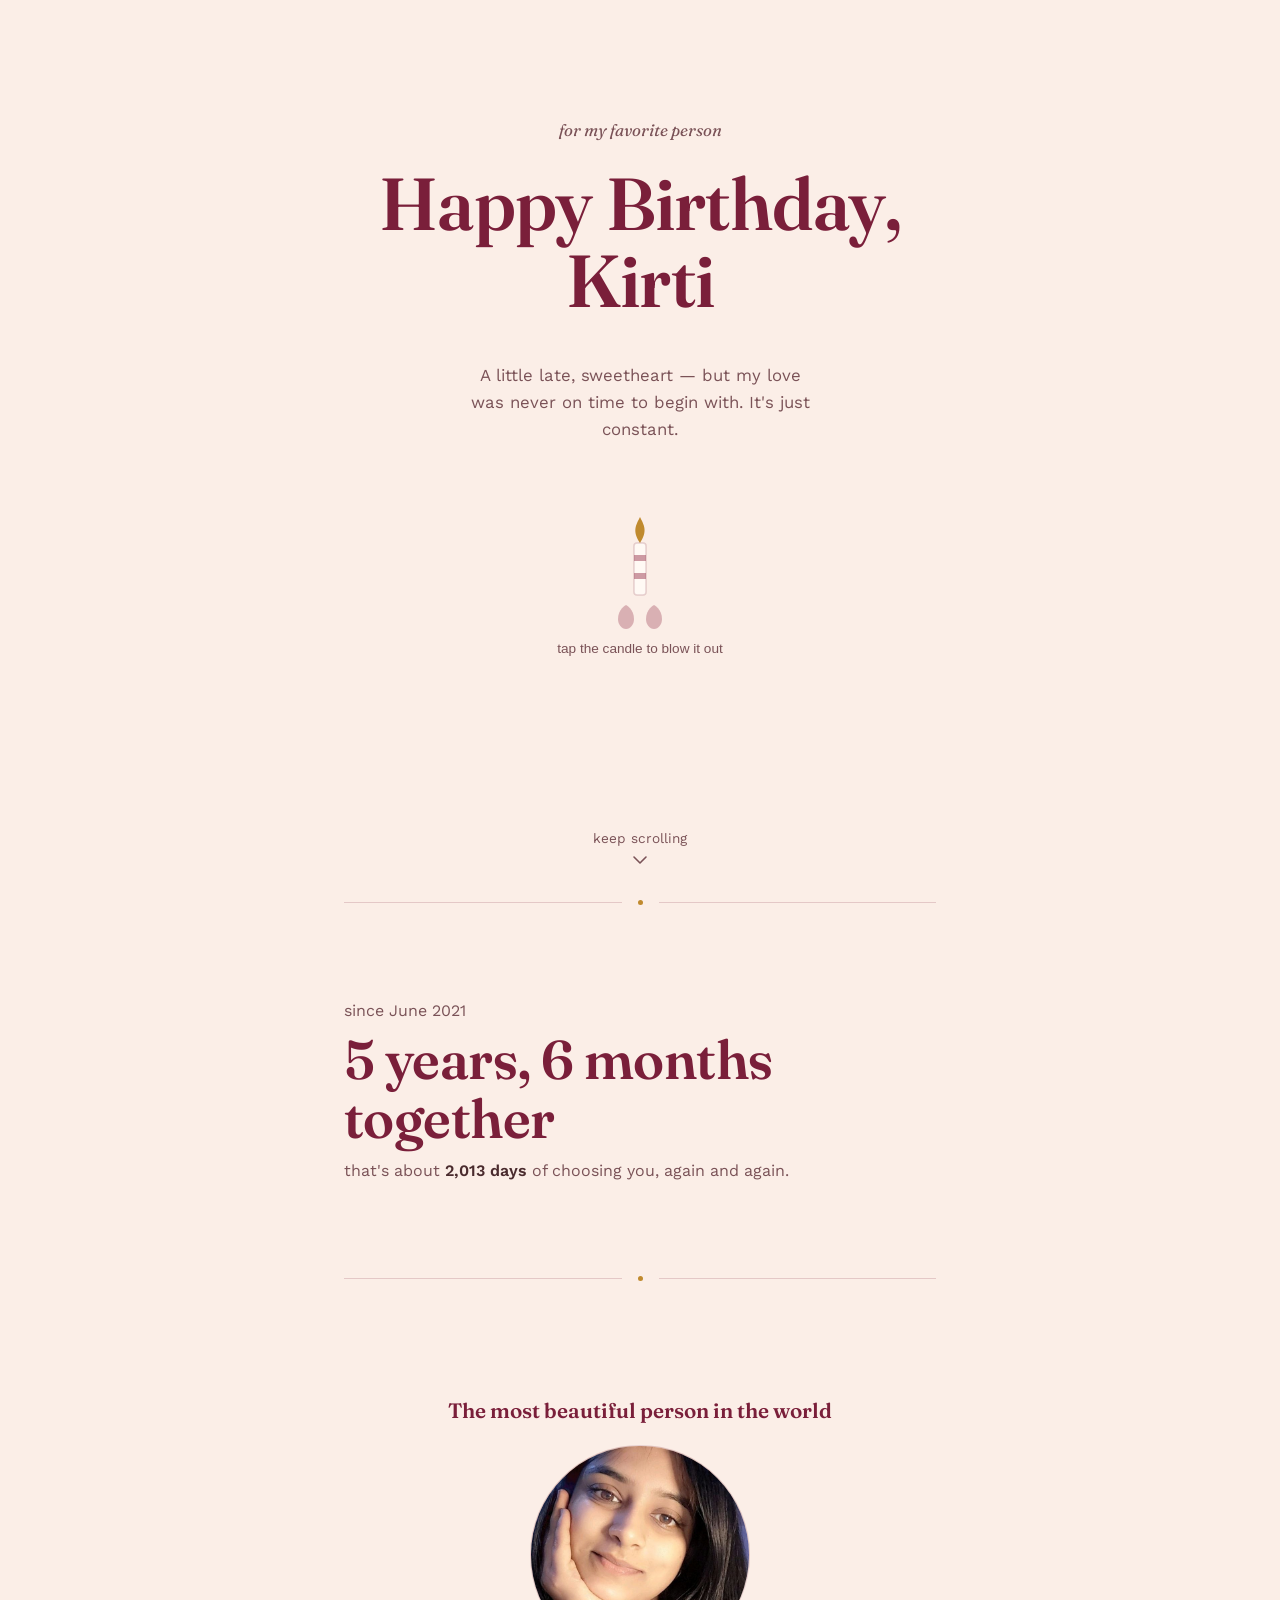
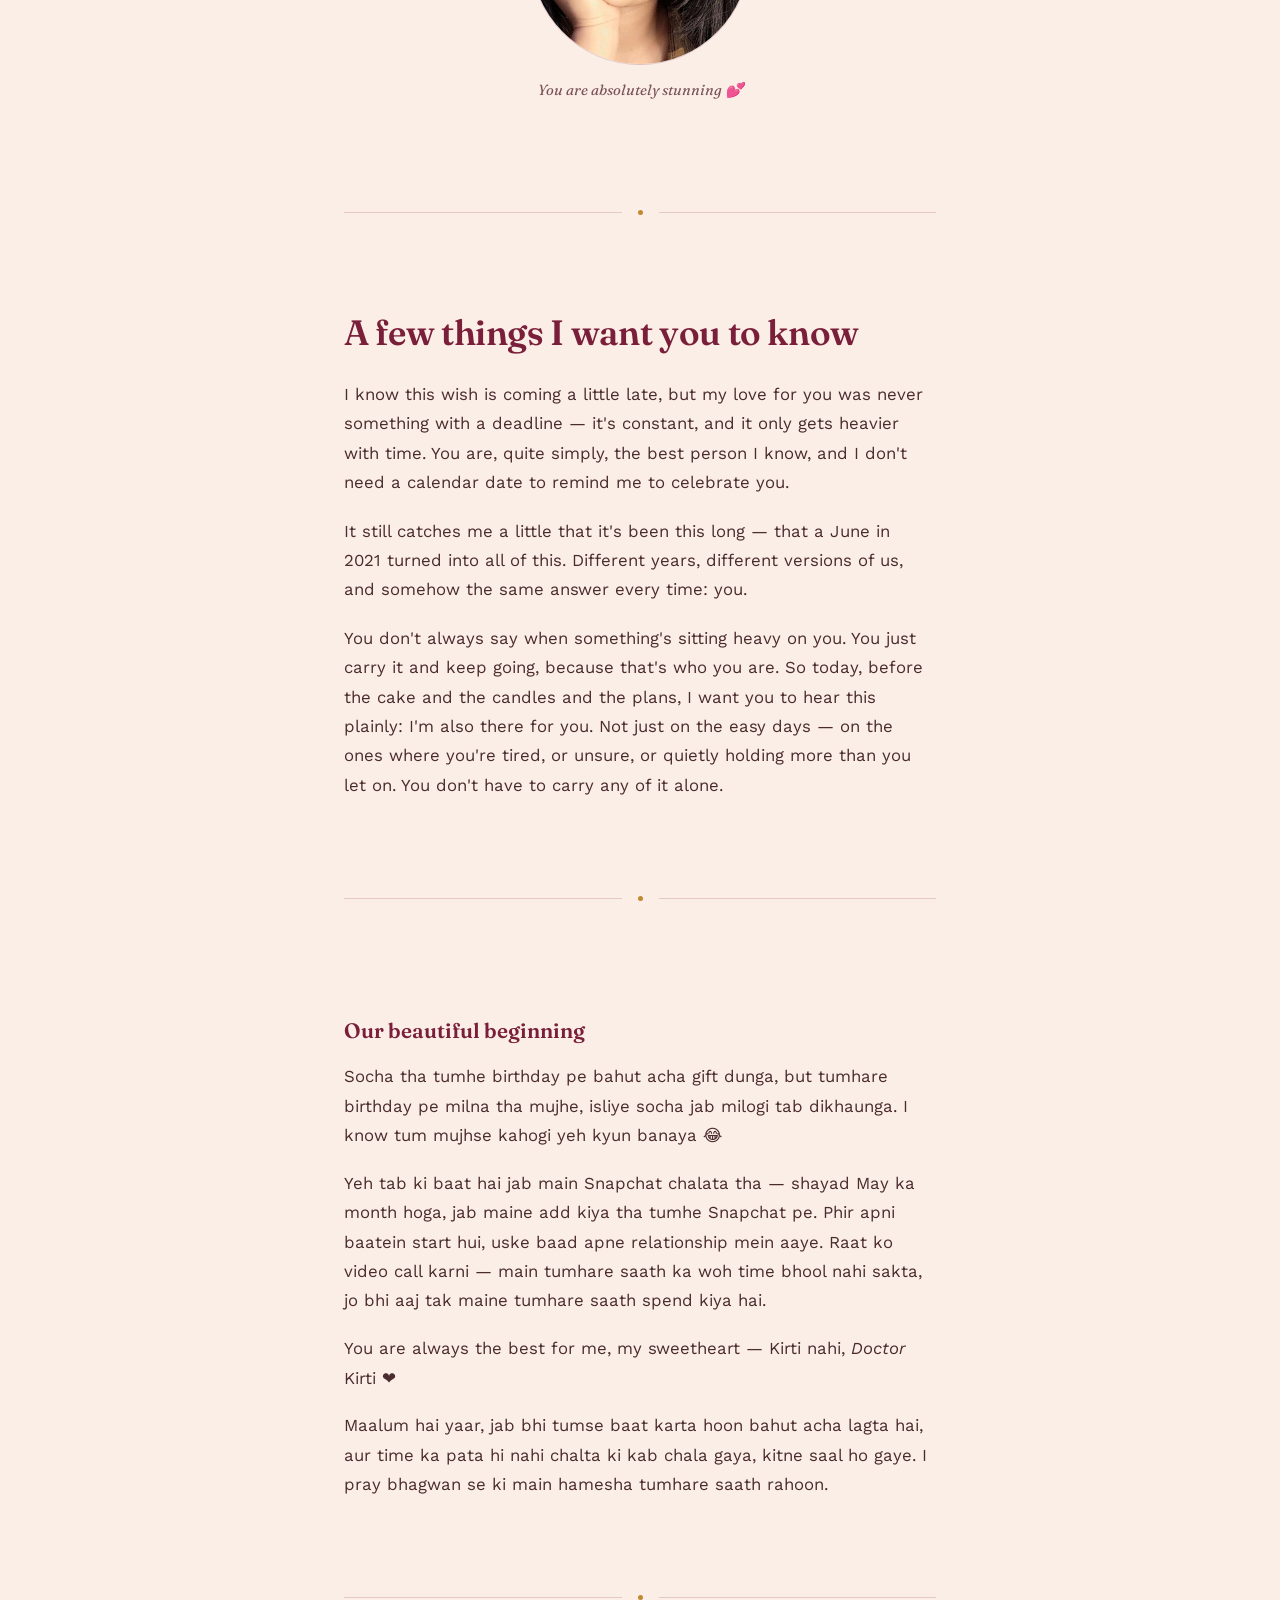
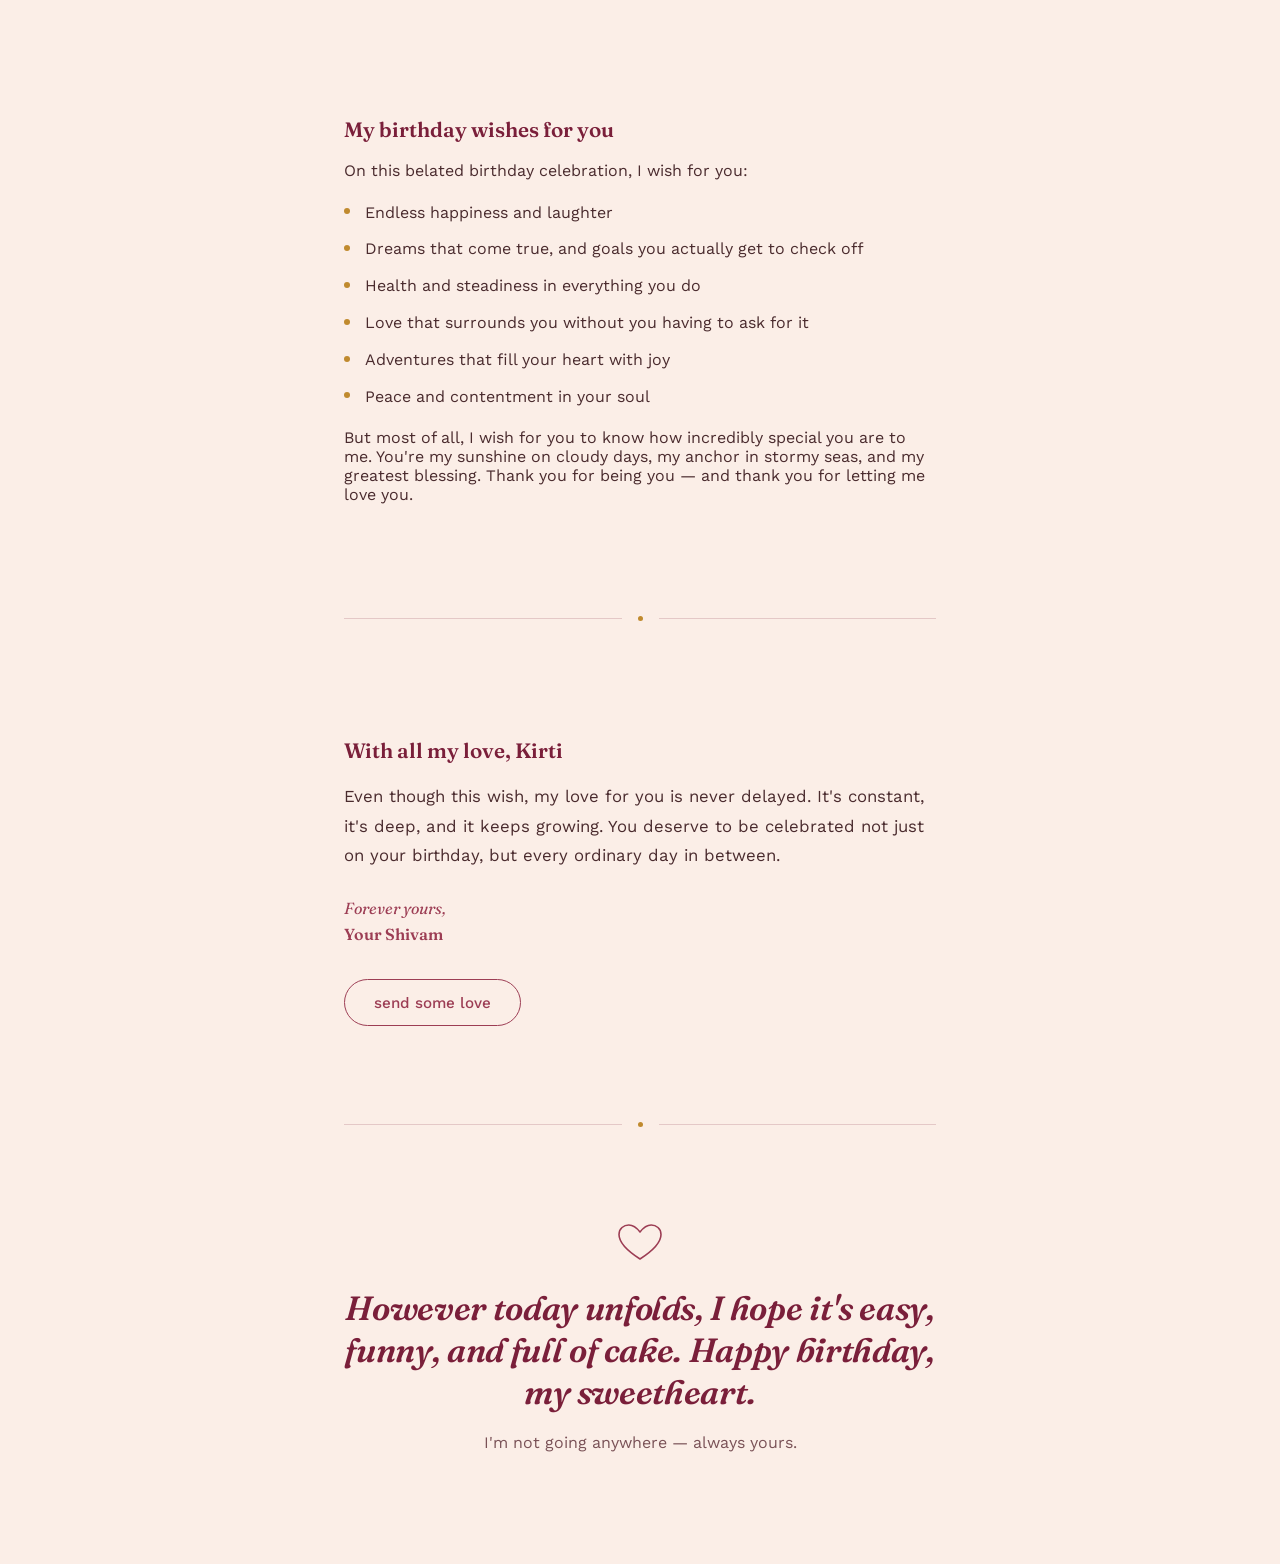
<file: index.html>
<!DOCTYPE html>
<html lang="en">
<head>
<meta charset="UTF-8">
<meta name="viewport" content="width=device-width, initial-scale=1, viewport-fit=cover">
<title>Happy Birthday, Kirti 💕</title>
<link rel="preconnect" href="https://fonts.googleapis.com">
<link rel="preconnect" href="https://fonts.gstatic.com" crossorigin>
<link href="https://fonts.googleapis.com/css2?family=Fraunces:opsz,wght@9..144,400;9..144,500;9..144,600;9..144,700&family=Work+Sans:wght@400;500;600&display=swap" rel="stylesheet">
<style>
  :root {
    box-sizing: border-box;
    padding-top: env(safe-area-inset-top, 0px);
    padding-bottom: env(safe-area-inset-bottom, 0px);

    --bg: #FBEEE7;
    --bg-soft: #F5E1D6;
    --panel: #FFF9F4;
    --ink: #4A2B2E;
    --ink-soft: #7A5257;
    --headline: #7A1F3A;
    --accent: #9C3D54;
    --gold: #C08A2E;
    --hairline: rgba(122, 31, 58, 0.18);
  }

  @media (prefers-color-scheme: dark) {
    :root:not([data-theme="light"]) {
      --bg: #241318;
      --bg-soft: #2E181F;
      --panel: #2C171D;
      --ink: #F1DED9;
      --ink-soft: #CBA8AC;
      --headline: #F3C6D2;
      --accent: #F0A6B8;
      --gold: #E3B65B;
      --hairline: rgba(243, 198, 210, 0.18);
    }
  }
  :root[data-theme="dark"] {
    --bg: #241318;
    --bg-soft: #2E181F;
    --panel: #2C171D;
    --ink: #F1DED9;
    --ink-soft: #CBA8AC;
    --headline: #F3C6D2;
    --accent: #F0A6B8;
    --gold: #E3B65B;
    --hairline: rgba(243, 198, 210, 0.18);
  }

  * { box-sizing: border-box; }
  html { scroll-behavior: smooth; scroll-padding-top: env(safe-area-inset-top, 0px); }

  html, body {
    margin: 0;
    background: var(--bg);
    color: var(--ink);
    font-family: "Work Sans", system-ui, -apple-system, sans-serif;
    -webkit-font-smoothing: antialiased;
  }

  h1, h2, .display {
    font-family: "Fraunces", Georgia, serif;
    font-weight: 600;
    color: var(--headline);
    margin: 0;
    letter-spacing: -0.01em;
  }

  section {
    padding: 6rem 1.5rem;
    max-width: 640px;
    margin: 0 auto;
  }

  .hero {
    min-height: 100svh;
    max-width: 720px;
    display: flex;
    flex-direction: column;
    align-items: center;
    justify-content: center;
    text-align: center;
    gap: 1.6rem;
    padding: calc(2rem + env(safe-area-inset-top, 0px)) 1.5rem calc(2rem + env(safe-area-inset-bottom, 0px));
    position: relative;
  }

  .eyebrow {
    font-size: 1.05rem;
    color: var(--ink-soft);
    font-style: italic;
    font-family: "Fraunces", Georgia, serif;
  }

  .hero h1 {
    font-size: clamp(2.6rem, 8vw, 4.6rem);
    line-height: 1.05;
  }

  .hero .sub {
    max-width: 34ch;
    color: var(--ink-soft);
    font-size: 1.05rem;
    line-height: 1.6;
  }

  /* candle */
  .candle-wrap {
    margin-top: 0.5rem;
    cursor: pointer;
    border: none;
    background: none;
    padding: 1rem;
    display: flex;
    flex-direction: column;
    align-items: center;
    gap: 0.75rem;
    -webkit-tap-highlight-color: transparent;
  }
  .candle-wrap:focus-visible svg { outline: 2px solid var(--accent); outline-offset: 6px; border-radius: 8px; }

  .flame {
    transform-origin: 50% 100%;
    animation: flicker 2.4s ease-in-out infinite;
  }
  @keyframes flicker {
    0%, 100% { transform: scaleY(1) scaleX(1) rotate(0deg); }
    25% { transform: scaleY(1.06) scaleX(0.96) rotate(-2deg); }
    50% { transform: scaleY(0.95) scaleX(1.04) rotate(1deg); }
    75% { transform: scaleY(1.04) scaleX(0.98) rotate(-1deg); }
  }
  .flame.out {
    animation: none;
    transform: scaleY(0);
    opacity: 0;
    transition: transform 0.5s ease-in, opacity 0.5s ease-in;
  }
  .smoke {
    opacity: 0;
    transform: translateY(0) scaleX(1);
  }
  .smoke.show {
    animation: smoke-rise 1.6s ease-out forwards;
  }
  @keyframes smoke-rise {
    0% { opacity: 0.55; transform: translateY(0) scaleX(1); }
    100% { opacity: 0; transform: translateY(-34px) scaleX(1.6); }
  }

  .candle-hint {
    font-size: 0.85rem;
    color: var(--ink-soft);
    transition: opacity 0.4s ease;
  }
  .candle-hint.hidden { opacity: 0; }

  .wish {
    max-width: 40ch;
    font-family: "Fraunces", Georgia, serif;
    font-style: italic;
    font-size: 1.15rem;
    color: var(--accent);
    opacity: 0;
    transform: translateY(6px);
    transition: opacity 0.7s ease, transform 0.7s ease;
  }
  .wish.show {
    opacity: 1;
    transform: translateY(0);
  }

  .scroll-cue {
    position: absolute;
    bottom: calc(2rem + env(safe-area-inset-bottom, 0px));
    font-size: 0.85rem;
    color: var(--ink-soft);
    display: flex;
    flex-direction: column;
    align-items: center;
    gap: 0.4rem;
  }
  .scroll-cue svg { animation: bob 1.8s ease-in-out infinite; }
  @keyframes bob {
    0%, 100% { transform: translateY(0); }
    50% { transform: translateY(6px); }
  }

  /* divider */
  .divider {
    width: 100%;
    max-width: 640px;
    margin: 0 auto;
    display: flex;
    align-items: center;
    gap: 1rem;
    padding: 0 1.5rem;
  }
  .divider .line { flex: 1; height: 1px; background: var(--hairline); }
  .divider .dot { width: 5px; height: 5px; border-radius: 50%; background: var(--gold); }

  /* timeline section */
  .since-label {
    font-size: 1rem;
    color: var(--ink-soft);
    margin-bottom: 0.6rem;
  }
  .counter {
    font-size: clamp(2.2rem, 7vw, 3.4rem);
    line-height: 1.1;
  }
  .counter-days {
    margin-top: 0.75rem;
    color: var(--ink-soft);
    font-size: 1rem;
  }
  .counter-days strong { color: var(--ink); font-weight: 600; }

  /* letter section */
  .letter h2 {
    font-size: clamp(1.7rem, 5vw, 2.2rem);
    margin-bottom: 1.6rem;
  }
  .letter p {
    line-height: 1.75;
    font-size: 1.05rem;
    margin: 0 0 1.2rem;
    max-width: 58ch;
  }
  .letter p:last-child { margin-bottom: 0; }

  /* closing */
  .closing {
    text-align: center;
    padding-bottom: calc(6rem + env(safe-area-inset-bottom, 0px));
  }
  .closing .display {
    font-size: clamp(1.6rem, 5vw, 2.1rem);
    font-style: italic;
  }
  .closing .sign {
    margin-top: 1.2rem;
    color: var(--ink-soft);
    font-size: 1rem;
  }

  .heart-doodle { margin: 0 auto 1.5rem; display: block; }

  /* floating hearts, background layer */
  .float-hearts {
    position: fixed;
    inset: 0;
    pointer-events: none;
    overflow: hidden;
    z-index: 0;
  }
  .float-hearts span {
    position: absolute;
    bottom: -10%;
    font-size: 1.2rem;
    color: var(--accent);
    opacity: 0.16;
    animation: rise linear infinite;
  }
  @keyframes rise {
    0% { transform: translateY(0) rotate(0deg); opacity: 0; }
    10% { opacity: 0.16; }
    90% { opacity: 0.16; }
    100% { transform: translateY(-110vh) rotate(12deg); opacity: 0; }
  }

  section, .hero { position: relative; z-index: 1; }

  /* photo section */
  .photo-frame {
    width: 220px;
    height: 220px;
    margin: 0 auto 1rem;
    border-radius: 50%;
    background: linear-gradient(160deg, var(--bg-soft), var(--panel));
    border: 1px solid var(--hairline);
    display: flex;
    align-items: center;
    justify-content: center;
    position: relative;
    overflow: hidden;
  }
  .photo-frame img {
    width: 100%;
    height: 100%;
    object-fit: cover;
    display: block;
  }
  .photo-frame .monogram {
    font-family: "Fraunces", Georgia, serif;
    font-size: 4rem;
    color: var(--accent);
    opacity: 0.55;
  }
  .photo-caption {
    text-align: center;
    color: var(--ink-soft);
    font-size: 0.92rem;
    font-style: italic;
    font-family: "Fraunces", Georgia, serif;
  }
  .photo-section { text-align: center; }
  .photo-section h3 {
    font-family: "Fraunces", Georgia, serif;
    font-size: 1.3rem;
    color: var(--headline);
    margin-bottom: 1.4rem;
    font-weight: 600;
  }

  /* story / wishes lists */
  .story-section h3, .wishes-section h3, .romantic-title {
    font-family: "Fraunces", Georgia, serif;
    font-size: 1.3rem;
    color: var(--headline);
    margin-bottom: 1.2rem;
    font-weight: 600;
  }
  .story-section p { line-height: 1.75; font-size: 1.05rem; margin: 0 0 1.15rem; }
  .story-section p:last-child { margin-bottom: 0; }

  .wishes-list {
    list-style: none;
    margin: 1.2rem 0;
    padding: 0;
    display: flex;
    flex-direction: column;
    gap: 0.7rem;
  }
  .wishes-list li {
    position: relative;
    padding-left: 1.3rem;
    line-height: 1.6;
  }
  .wishes-list li::before {
    content: "";
    position: absolute;
    left: 0;
    top: 0.55em;
    width: 6px;
    height: 6px;
    border-radius: 50%;
    background: var(--gold);
  }

  .romantic-section { text-align: left; }
  .romantic-message { line-height: 1.75; font-size: 1.05rem; }
  .signature {
    margin-top: 1.6rem;
    font-family: "Fraunces", Georgia, serif;
    font-style: italic;
    color: var(--accent);
    line-height: 1.6;
  }
  .signature-name { font-weight: 600; font-style: normal; }

  /* love burst */
  .love-button {
    font-family: "Work Sans", sans-serif;
    font-size: 0.95rem;
    font-weight: 500;
    padding: 0.85rem 1.8rem;
    border-radius: 999px;
    border: 1px solid var(--accent);
    background: transparent;
    color: var(--accent);
    cursor: pointer;
    transition: background 0.25s ease, color 0.25s ease;
    -webkit-tap-highlight-color: transparent;
  }
  .love-button:hover, .love-button:focus-visible {
    background: var(--accent);
    color: var(--panel);
  }
  .burst-heart {
    position: fixed;
    bottom: -5%;
    font-size: 1.4rem;
    color: var(--accent);
    pointer-events: none;
    z-index: 5;
    animation: burst-rise 2.2s ease-out forwards;
  }
  @keyframes burst-rise {
    0% { transform: translateY(0) scale(0.6) rotate(0deg); opacity: 0; }
    12% { opacity: 1; }
    100% { transform: translateY(-90vh) scale(1.1) rotate(20deg); opacity: 0; }
  }

  @media (prefers-reduced-motion: reduce) {
    .flame, .scroll-cue svg, .float-hearts span, .burst-heart { animation: none; }
    html { scroll-behavior: auto; }
  }
</style>
</head>
<body>

<div class="float-hearts" id="floatHearts" aria-hidden="true"></div>

<section class="hero">
  <div class="eyebrow">for my favorite person</div>
  <h1>Happy Birthday,<br>Kirti</h1>
  <p class="sub">A little late, sweetheart — but my love was never on time to begin with. It's just constant.</p>

  <button class="candle-wrap" id="candleBtn" aria-label="Blow out the candle to make a wish">
    <svg width="72" height="120" viewBox="0 0 72 120" fill="none" xmlns="http://www.w3.org/2000/svg">
      <ellipse class="smoke" id="smoke" cx="36" cy="18" rx="6" ry="3" fill="var(--ink-soft)"/>
      <path class="flame" id="flame" d="M36 8C40 16 44 22 36 34C28 22 32 16 36 8Z" fill="var(--gold)"/>
      <rect x="30" y="34" width="12" height="52" rx="3" fill="var(--panel)" stroke="var(--hairline)" stroke-width="1.5"/>
      <rect x="30" y="46" width="12" height="6" fill="var(--accent)" opacity="0.5"/>
      <rect x="30" y="64" width="12" height="6" fill="var(--accent)" opacity="0.5"/>
      <path d="M14 110C14 100 22 96 22 96C22 96 30 100 30 110C30 115.5 26.4 120 22 120C17.6 120 14 115.5 14 110Z" fill="var(--accent)" opacity="0.35"/>
      <path d="M42 110C42 100 50 96 50 96C50 96 58 100 58 110C58 115.5 54.4 120 50 120C45.6 120 42 115.5 42 110Z" fill="var(--accent)" opacity="0.35"/>
    </svg>
    <span class="candle-hint" id="candleHint">tap the candle to blow it out</span>
  </button>
  <p class="wish" id="wishText">Wish made. I already know one part of it comes true — because you have me, today and every ordinary day after.</p>

  <div class="scroll-cue">
    <span>keep scrolling</span>
    <svg width="16" height="16" viewBox="0 0 16 16" fill="none"><path d="M2 5L8 11L14 5" stroke="currentColor" stroke-width="1.6" stroke-linecap="round" stroke-linejoin="round"/></svg>
  </div>
</section>

<div class="divider"><span class="line"></span><span class="dot"></span><span class="line"></span></div>

<section class="since">
  <div class="since-label">since June 2021</div>
  <div class="counter display" id="counter">counting...</div>
  <div class="counter-days" id="counterDays"></div>
</section>

<div class="divider"><span class="line"></span><span class="dot"></span><span class="line"></span></div>

<section class="photo-section">
  <h3>The most beautiful person in the world</h3>
  <div class="photo-frame">
    <img src="photo.jpg" alt="Kirti" onerror="this.style.display='none'; this.nextElementSibling.style.display='flex';">
    <span class="monogram" style="display:none; width:100%; height:100%; align-items:center; justify-content:center;">K</span>
  </div>
  <p class="photo-caption">You are absolutely stunning 💕</p>
</section>

<div class="divider"><span class="line"></span><span class="dot"></span><span class="line"></span></div>

<section class="letter">
  <h2>A few things I want you to know</h2>
  <p>I know this wish is coming a little late, but my love for you was never something with a deadline — it's constant, and it only gets heavier with time. You are, quite simply, the best person I know, and I don't need a calendar date to remind me to celebrate you.</p>
  <p>It still catches me a little that it's been this long — that a June in 2021 turned into all of this. Different years, different versions of us, and somehow the same answer every time: you.</p>
  <p>You don't always say when something's sitting heavy on you. You just carry it and keep going, because that's who you are. So today, before the cake and the candles and the plans, I want you to hear this plainly: I'm also there for you. Not just on the easy days — on the ones where you're tired, or unsure, or quietly holding more than you let on. You don't have to carry any of it alone.</p>
</section>

<div class="divider"><span class="line"></span><span class="dot"></span><span class="line"></span></div>

<section class="story-section">
  <h3>Our beautiful beginning</h3>
  <p>Socha tha tumhe birthday pe bahut acha gift dunga, but tumhare birthday pe milna tha mujhe, isliye socha jab milogi tab dikhaunga. I know tum mujhse kahogi yeh kyun banaya 😂</p>
  <p>Yeh tab ki baat hai jab main Snapchat chalata tha — shayad May ka month hoga, jab maine add kiya tha tumhe Snapchat pe. Phir apni baatein start hui, uske baad apne relationship mein aaye. Raat ko video call karni — main tumhare saath ka woh time bhool nahi sakta, jo bhi aaj tak maine tumhare saath spend kiya hai.</p>
  <p>You are always the best for me, my sweetheart — Kirti nahi, <em>Doctor</em> Kirti ❤️</p>
  <p>Maalum hai yaar, jab bhi tumse baat karta hoon bahut acha lagta hai, aur time ka pata hi nahi chalta ki kab chala gaya, kitne saal ho gaye. I pray bhagwan se ki main hamesha tumhare saath rahoon.</p>
</section>

<div class="divider"><span class="line"></span><span class="dot"></span><span class="line"></span></div>

<section class="wishes-section">
  <h3>My birthday wishes for you</h3>
  <p>On this belated birthday celebration, I wish for you:</p>
  <ul class="wishes-list">
    <li>Endless happiness and laughter</li>
    <li>Dreams that come true, and goals you actually get to check off</li>
    <li>Health and steadiness in everything you do</li>
    <li>Love that surrounds you without you having to ask for it</li>
    <li>Adventures that fill your heart with joy</li>
    <li>Peace and contentment in your soul</li>
  </ul>
  <p>But most of all, I wish for you to know how incredibly special you are to me. You're my sunshine on cloudy days, my anchor in stormy seas, and my greatest blessing. Thank you for being you — and thank you for letting me love you.</p>
</section>

<div class="divider"><span class="line"></span><span class="dot"></span><span class="line"></span></div>

<section class="romantic-section">
  <h3 class="romantic-title">With all my love, Kirti</h3>
  <p class="romantic-message">Even though this wish, my love for you is never delayed. It's constant, it's deep, and it keeps growing. You deserve to be celebrated not just on your birthday, but every ordinary day in between.</p>
  <p class="signature">Forever yours,<br><span class="signature-name">Your Shivam</span></p>
  <div style="margin-top: 2rem;">
    <button class="love-button" id="loveBtn">send some love</button>
  </div>
</section>

<div class="divider"><span class="line"></span><span class="dot"></span><span class="line"></span></div>

<section class="closing">
  <svg class="heart-doodle" width="48" height="40" viewBox="0 0 48 40" fill="none" xmlns="http://www.w3.org/2000/svg">
    <path d="M24 36C10 27 3 19 3 11.5C3 5.5 7.8 2 12.8 2C17 2 20.6 4.6 24 9C27.4 4.6 31 2 35.2 2C40.2 2 45 5.5 45 11.5C45 19 38 27 24 36Z" stroke="var(--accent)" stroke-width="1.6" stroke-linejoin="round"/>
  </svg>
  <p class="display">However today unfolds, I hope it's easy, funny, and full of cake. Happy birthday, my sweetheart.</p>
  <p class="sign">I'm not going anywhere — always yours.</p>
</section>

<script>
  (function() {
    var btn = document.getElementById('candleBtn');
    var flame = document.getElementById('flame');
    var smoke = document.getElementById('smoke');
    var wish = document.getElementById('wishText');
    var hint = document.getElementById('candleHint');
    var blown = false;

    btn.addEventListener('click', function() {
      if (blown) return;
      blown = true;
      flame.classList.add('out');
      smoke.classList.add('show');
      hint.classList.add('hidden');
      setTimeout(function() { wish.classList.add('show'); }, 350);
    });

    try {
      var start = new Date(2021, 5, 1); // June 1, 2021
      var now = new Date();
      var msPerDay = 1000 * 60 * 60 * 24;
      var totalDays = Math.max(0, Math.floor((now - start) / msPerDay));
      var years = now.getFullYear() - start.getFullYear() -
        ((now.getMonth() < start.getMonth() || (now.getMonth() === start.getMonth() && now.getDate() < start.getDate())) ? 1 : 0);
      var months = now.getMonth() - start.getMonth();
      if (months < 0) months += 12;

      var counterEl = document.getElementById('counter');
      var daysEl = document.getElementById('counterDays');

      var yearLabel = years === 1 ? 'year' : 'years';
      var monthLabel = months === 1 ? 'month' : 'months';
      var text = years + ' ' + yearLabel;
      if (months > 0) text += ', ' + months + ' ' + monthLabel;
      counterEl.textContent = text + ' together';
      daysEl.innerHTML = 'that\'s about <strong>' + totalDays.toLocaleString() + ' days</strong> of choosing you, again and again.';
    } catch (e) {
      document.getElementById('counter').textContent = 'since June 2021';
    }

    // subtle background floating hearts
    var floatWrap = document.getElementById('floatHearts');
    var count = window.innerWidth < 480 ? 8 : 14;
    for (var i = 0; i < count; i++) {
      var h = document.createElement('span');
      h.textContent = '♥';
      h.style.left = (Math.random() * 100) + '%';
      h.style.animationDuration = (14 + Math.random() * 10) + 's';
      h.style.animationDelay = (Math.random() * 14) + 's';
      h.style.fontSize = (0.9 + Math.random() * 0.9) + 'rem';
      floatWrap.appendChild(h);
    }

    // love burst button
    var loveBtn = document.getElementById('loveBtn');
    if (loveBtn) {
      loveBtn.addEventListener('click', function() {
        for (var j = 0; j < 16; j++) {
          (function(delay) {
            setTimeout(function() {
              var b = document.createElement('span');
              b.textContent = '♥';
              b.className = 'burst-heart';
              b.style.left = (Math.random() * 100) + '%';
              b.style.color = Math.random() > 0.5 ? 'var(--accent)' : 'var(--gold)';
              document.body.appendChild(b);
              setTimeout(function() { b.remove(); }, 2300);
            }, delay);
          })(j * 60);
        }
      });
    }
  })();
</script>

</body>
</html>
</file>
